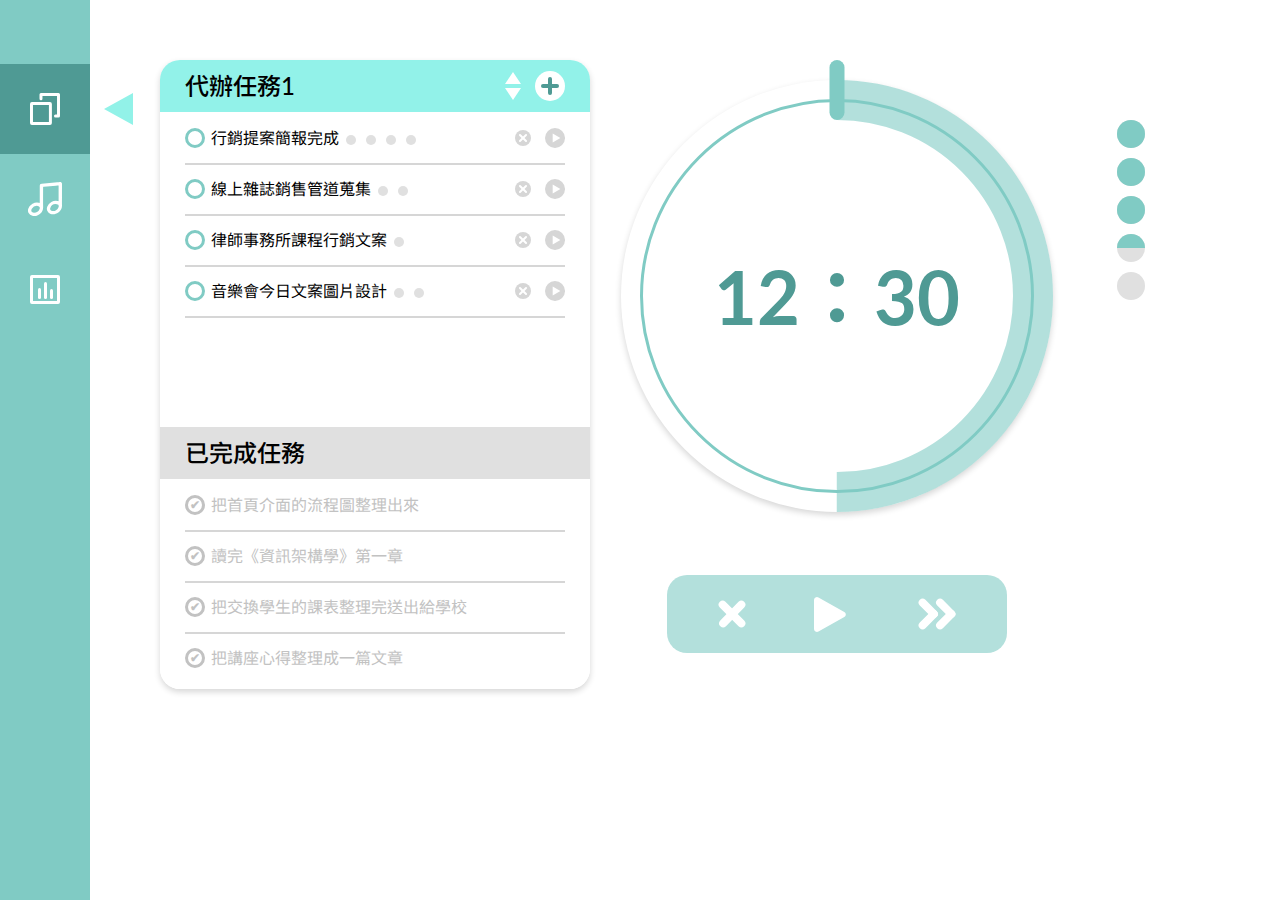
<file: week01/index.html>
<!DOCTYPE html>
<html lang="en">
  <head>
    <meta charset="UTF-8"/>
    <meta name="viewport" content="width=device-width, initial-scale=1.0"/>
    <meta http-equiv="X-UA-Compatible" content="ie=edge"/>
    <title>Document</title>
    <link href="https://fonts.googleapis.com/css?family=Lato:700|Noto+Sans+TC:100,300,400,500,700,900&amp;display=swap" rel="stylesheet"/>
    <link rel="stylesheet" href="css/style.css"/>
  </head>
  <body>
    <div class="navbar">
      <ul class="menu">
        <li class="menu-item"><a class="menu-item__href menu-item__href--active" href="javascript:;"><img src="./svg/task.svg" alt=""/></a></li>
        <li class="menu-item"><a class="menu-item__href" href="javascript:;"><img src="./svg/music.svg" alt=""/></a></li>
        <li class="menu-item"><a class="menu-item__href" href="javascript:;"><img src="./svg/report.svg" alt=""/></a></li>
      </ul>
    </div>
    <main class="main">
      <div class="box shadow-3 border-20">
        <div class="box-group box-group--ing">
          <div class="box-header">
            <p class="box__title">代辦任務1</p>
            <div class="box-icon"><span class="icon"><img src="./svg/order.svg" alt=""/></span><span class="icon"><img src="./svg/add-task.svg" alt=""/></span></div>
          </div>
          <div class="box-content">
            <ul class="list">
              <li class="list-item">
                <div class="circlDone"></div>
                <p class="list-item__p">行銷提案簡報完成</p>
                <ul class="circleLi">
                  <li class="circleLi-item"></li>
                  <li class="circleLi-item"></li>
                  <li class="circleLi-item"></li>
                  <li class="circleLi-item"></li>
                </ul>
                <div class="box-icon"><span class="icon"><img src="./svg/remove.svg" alt=""/></span><span class="icon"><img src="./svg/play.svg" alt=""/></span></div>
              </li>
              <li class="list-item">
                <div class="circlDone"></div>
                <p class="list-item__p">線上雜誌銷售管道蒐集</p>
                <ul class="circleLi">
                  <li class="circleLi-item"></li>
                  <li class="circleLi-item"></li>
                </ul>
                <div class="box-icon"><span class="icon"><img src="./svg/remove.svg" alt=""/></span><span class="icon"><img src="./svg/play.svg" alt=""/></span></div>
              </li>
              <li class="list-item">
                <div class="circlDone"></div>
                <p class="list-item__p">律師事務所課程行銷文案</p>
                <ul class="circleLi">
                  <li class="circleLi-item"></li>
                </ul>
                <div class="box-icon"><span class="icon"><img src="./svg/remove.svg" alt=""/></span><span class="icon"><img src="./svg/play.svg" alt=""/></span></div>
              </li>
              <li class="list-item">
                <div class="circlDone"></div>
                <p class="list-item__p">音樂會今日文案圖片設計</p>
                <ul class="circleLi">
                  <li class="circleLi-item"></li>
                  <li class="circleLi-item"></li>
                </ul>
                <div class="box-icon"><span class="icon"><img src="./svg/remove.svg" alt=""/></span><span class="icon"><img src="./svg/play.svg" alt=""/></span></div>
              </li>
            </ul>
          </div>
        </div>
        <div class="box-group box-group--done">
          <div class="box-header">
            <p class="box__title">已完成任務</p>
          </div>
          <div class="box-content">
            <ul class="list">
              <li class="list-item">
                <div class="circlDone"></div>
                <p class="list-item__p">把首頁介面的流程圖整理出來</p>
              </li>
              <li class="list-item">
                <div class="circlDone"></div>
                <p class="list-item__p">讀完《資訊架構學》第一章</p>
              </li>
              <li class="list-item">
                <div class="circlDone"></div>
                <p class="list-item__p">把交換學生的課表整理完送出給學校</p>
              </li>
              <li class="list-item">
                <div class="circlDone"></div>
                <p class="list-item__p">把講座心得整理成一篇文章</p>
              </li>
              <li class="list-item">
                <div class="circlDone"></div>
                <p class="list-item__p">把首頁介面的流程圖整理出來</p>
              </li>
              <li class="list-item">
                <div class="circlDone"></div>
                <p class="list-item__p">讀完《資訊架構學》第一章</p>
              </li>
              <li class="list-item">
                <div class="circlDone"></div>
                <p class="list-item__p">把交換學生的課表整理完送出給學校</p>
              </li>
              <li class="list-item">
                <div class="circlDone"></div>
                <p class="list-item__p">把講座心得整理成一篇文章</p>
              </li>
            </ul>
          </div>
        </div>
      </div>
      <div class="box shadow-3 border-20" style="display: none">
        <div class="box-group box-group--media">
          <div class="box-header"></div>
          <div class="box-content">
            <div class="switch">
              <p class="switch__title">鬧鐘提醒</p>
              <div class="switch__control"></div>
            </div>
            <div class="radio">
              <form class="radio-group">
                <p class="radio-group__title">工作結束鬧鐘</p>
                <label class="radio-label">
                  <input class="radio__input" type="radio" name="work"/><span class="radio__select"></span><span class="radio__p">NONE</span>
                </label>
                <label class="radio-label">
                  <input class="radio__input" type="radio" name="work"/><span class="radio__select"></span><span class="radio__p">BEEP</span>
                </label>
                <label class="radio-label">
                  <input class="radio__input" type="radio" name="work"/><span class="radio__select"></span><span class="radio__p">DEFAULT</span>
                </label>
                <label class="radio-label">
                  <input class="radio__input" type="radio" name="work"/><span class="radio__select"></span><span class="radio__p">ALERT</span>
                </label>
                <label class="radio-label">
                  <input class="radio__input" type="radio" name="work"/><span class="radio__select"></span><span class="radio__p">WARNING</span>
                </label>
                <label class="radio-label">
                  <input class="radio__input" type="radio" name="work"/><span class="radio__select"></span><span class="radio__p">DIGITAL</span>
                </label>
                <label class="radio-label">
                  <input class="radio__input" type="radio" name="work"/><span class="radio__select"></span><span class="radio__p">BIRD</span>
                </label>
                <label class="radio-label">
                  <input class="radio__input" type="radio" name="work" checked="checked"/><span class="radio__select"></span><span class="radio__p">ALARM</span>
                </label>
                <label class="radio-label">
                  <input class="radio__input" type="radio" name="work"/><span class="radio__select"></span><span class="radio__p">MUSIC</span>
                </label>
                <label class="radio-label">
                  <input class="radio__input" type="radio" name="work"/><span class="radio__select"></span><span class="radio__p">DROP</span>
                </label>
                <label class="radio-label">
                  <input class="radio__input" type="radio" name="work"/><span class="radio__select"></span><span class="radio__p">BELL</span>
                </label>
                <label class="radio-label">
                  <input class="radio__input" type="radio" name="work"/><span class="radio__select"></span><span class="radio__p">HORN</span>
                </label>
              </form>
            </div>
            <div class="radio">
              <form class="radio-group">
                <p class="radio-group__title">休息結束鬧鐘</p>
                <label class="radio-label">
                  <input class="radio__input" type="radio" name="end"/><span class="radio__select"></span><span class="radio__p">NONE</span>
                </label>
                <label class="radio-label">
                  <input class="radio__input" type="radio" name="end"/><span class="radio__select"></span><span class="radio__p">BEEP</span>
                </label>
                <label class="radio-label">
                  <input class="radio__input" type="radio" name="end" checked="checked"/><span class="radio__select"></span><span class="radio__p">DEFAULT</span>
                </label>
                <label class="radio-label">
                  <input class="radio__input" type="radio" name="end"/><span class="radio__select"></span><span class="radio__p">ALERT</span>
                </label>
                <label class="radio-label">
                  <input class="radio__input" type="radio" name="end"/><span class="radio__select"></span><span class="radio__p">WARNING</span>
                </label>
                <label class="radio-label">
                  <input class="radio__input" type="radio" name="end"/><span class="radio__select"></span><span class="radio__p">DIGITAL</span>
                </label>
                <label class="radio-label">
                  <input class="radio__input" type="radio" name="end"/><span class="radio__select"></span><span class="radio__p">BIRD</span>
                </label>
                <label class="radio-label">
                  <input class="radio__input" type="radio" name="end"/><span class="radio__select"></span><span class="radio__p">ALARM</span>
                </label>
                <label class="radio-label">
                  <input class="radio__input" type="radio" name="end"/><span class="radio__select"></span><span class="radio__p">MUSIC</span>
                </label>
                <label class="radio-label">
                  <input class="radio__input" type="radio" name="end"/><span class="radio__select"></span><span class="radio__p">DROP</span>
                </label>
                <label class="radio-label">
                  <input class="radio__input" type="radio" name="end"/><span class="radio__select"></span><span class="radio__p">BELL</span>
                </label>
                <label class="radio-label">
                  <input class="radio__input" type="radio" name="end"/><span class="radio__select"></span><span class="radio__p">HORN</span>
                </label>
              </form>
            </div>
          </div>
        </div>
      </div>
      <div class="box shadow-3 border-20" style="display: none">
        <div class="box-group box-group--media">
          <div class="box-header"></div>
          <div class="box-content"></div>
        </div>
      </div>
      <div class="clock-full">
        <div class="clock-main">
          <div class="clock shadow-3">
            <div class="clock-start"></div>
            <div class="clock-innerCircle"></div>
            <p class="time">12：30</p>
            <svg class="clock-bar" id="svg" width="432" height="432">
              <circle class="clock-bar__circle" r="196" cx="216" cy="216" fill="transparent" stroke-width="40"></circle>
            </svg>
          </div>
          <div class="control">
            <div class="control-icon"><span class="icon"><img src="./svg/stopClock.svg" alt=""/></span><span class="icon"><img src="./svg/playClock.svg" alt=""/></span><span class="icon"><img src="./svg/next.svg" alt=""/></span></div>
          </div>
        </div>
        <div class="timeline ml-auto mt-3_5 flex-column">
          <div class="timeline-circle"><span class="timeline-circle__ing" style="height: 100%"></span></div>
          <div class="timeline-circle"><span class="timeline-circle__ing" style="height: 100%"></span></div>
          <div class="timeline-circle"><span class="timeline-circle__ing" style="height: 100%"></span></div>
          <div class="timeline-circle"><span class="timeline-circle__ing" style="height: 50%"></span></div>
          <div class="timeline-circle"><span class="timeline-circle__ing" style="height: 0%"></span></div>
        </div>
      </div>
      <div class="lb">
        <div class="lb-close"></div>
        <div class="box shadow-3 border-20">
          <div class="box-header">
            <p class="box__title">新增任務</p>
          </div>
          <div class="box-content">
            <label class="lbInner">
              <p class="lbInner__title">任務名稱</p>
              <input class="lbInner__input" type="text" value="整理入學資料"/>
            </label>
            <div class="lbInner">
              <p class="lbInner__title">番茄數</p>
              <div class="timeline timeline-add ml-auto">
                <div class="timeline-circle timeline-circle--active"></div>
                <div class="timeline-circle timeline-circle--active"></div>
                <div class="timeline-circle"></div>
                <div class="timeline-circle"></div>
                <div class="timeline-circle"></div>
              </div>
            </div>
          </div>
        </div>
      </div>
    </main>
  </body>
</html>
</file>
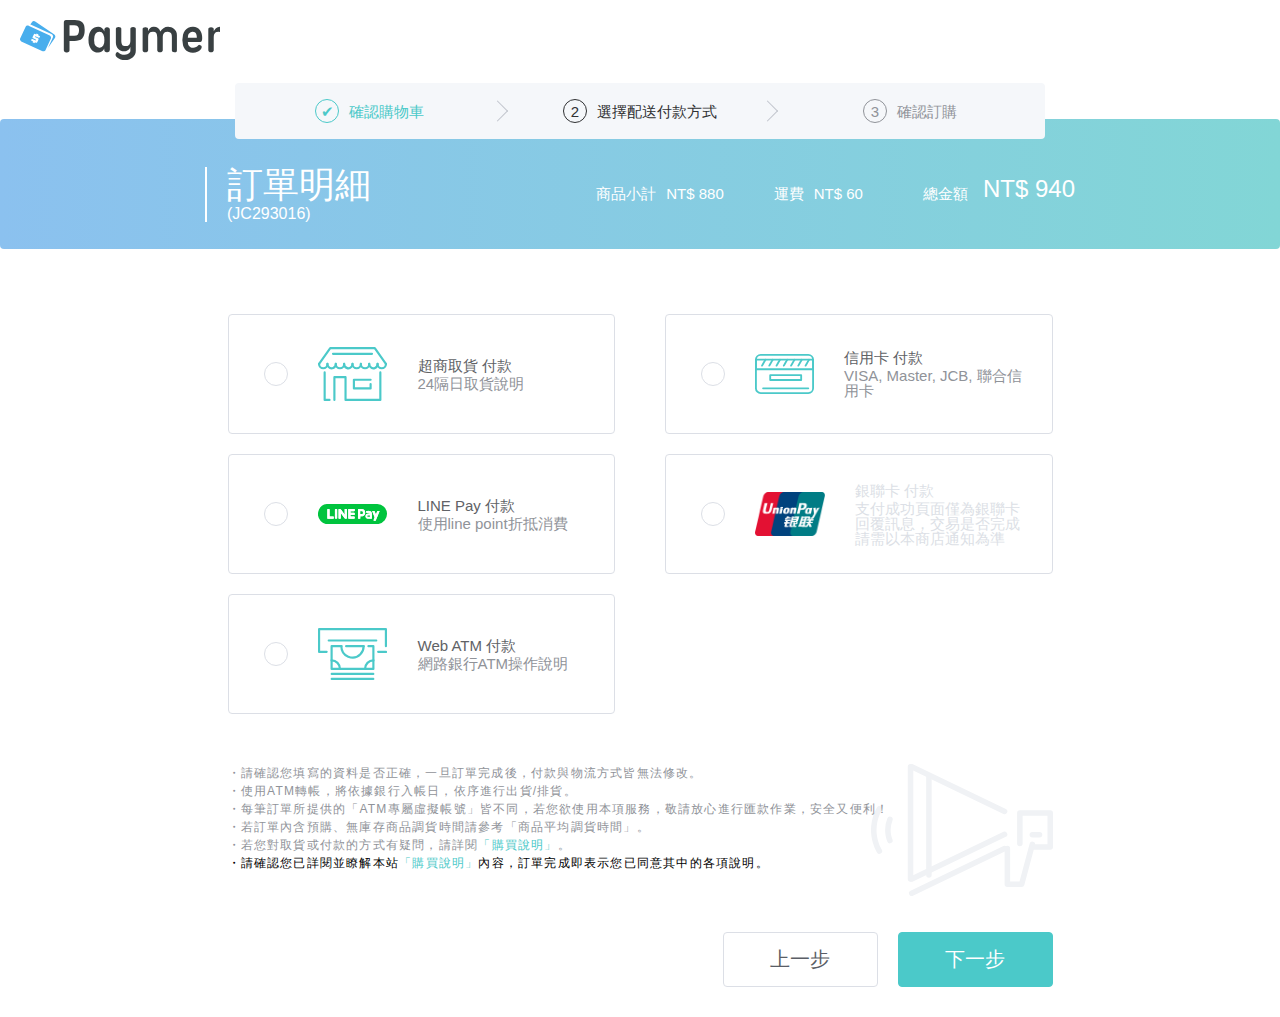
<file: week04/index.html>
<!doctype html><html lang="en"><head><meta charset="utf-8"/><link rel="icon" href="./favicon.ico"/><meta name="viewport" content="width=device-width,initial-scale=1"/><meta name="theme-color" content="#000000"/><meta name="description" content="Web site created using create-react-app"/><link rel="apple-touch-icon" href="logo192.png"/><link rel="manifest" href="./manifest.json"/><title>React App</title><link href="./static/css/main.f8122b11.chunk.css" rel="stylesheet"></head><body><noscript>You need to enable JavaScript to run this app.</noscript><div id="root"></div><script>!function(f){function e(e){for(var r,t,n=e[0],o=e[1],u=e[2],l=0,p=[];l<n.length;l++)t=n[l],Object.prototype.hasOwnProperty.call(a,t)&&a[t]&&p.push(a[t][0]),a[t]=0;for(r in o)Object.prototype.hasOwnProperty.call(o,r)&&(f[r]=o[r]);for(s&&s(e);p.length;)p.shift()();return c.push.apply(c,u||[]),i()}function i(){for(var e,r=0;r<c.length;r++){for(var t=c[r],n=!0,o=1;o<t.length;o++){var u=t[o];0!==a[u]&&(n=!1)}n&&(c.splice(r--,1),e=l(l.s=t[0]))}return e}var t={},a={1:0},c=[];function l(e){if(t[e])return t[e].exports;var r=t[e]={i:e,l:!1,exports:{}};return f[e].call(r.exports,r,r.exports,l),r.l=!0,r.exports}l.m=f,l.c=t,l.d=function(e,r,t){l.o(e,r)||Object.defineProperty(e,r,{enumerable:!0,get:t})},l.r=function(e){"undefined"!=typeof Symbol&&Symbol.toStringTag&&Object.defineProperty(e,Symbol.toStringTag,{value:"Module"}),Object.defineProperty(e,"__esModule",{value:!0})},l.t=function(r,e){if(1&e&&(r=l(r)),8&e)return r;if(4&e&&"object"==typeof r&&r&&r.__esModule)return r;var t=Object.create(null);if(l.r(t),Object.defineProperty(t,"default",{enumerable:!0,value:r}),2&e&&"string"!=typeof r)for(var n in r)l.d(t,n,function(e){return r[e]}.bind(null,n));return t},l.n=function(e){var r=e&&e.__esModule?function(){return e.default}:function(){return e};return l.d(r,"a",r),r},l.o=function(e,r){return Object.prototype.hasOwnProperty.call(e,r)},l.p="./";var r=this.webpackJsonpproject01=this.webpackJsonpproject01||[],n=r.push.bind(r);r.push=e,r=r.slice();for(var o=0;o<r.length;o++)e(r[o]);var s=n;i()}([])</script><script src="./static/js/2.6c97d06a.chunk.js"></script><script src="./static/js/main.77e88539.chunk.js"></script></body></html>
</file>
<file: week04/static/css/main.f8122b11.chunk.css>
body{margin:0;font-family:-apple-system,BlinkMacSystemFont,Segoe UI,Roboto,Oxygen,Ubuntu,Cantarell,Fira Sans,Droid Sans,Helvetica Neue,sans-serif;-webkit-font-smoothing:antialiased;-moz-osx-font-smoothing:grayscale}code{font-family:source-code-pro,Menlo,Monaco,Consolas,Courier New,monospace}a,abbr,acronym,address,applet,article,aside,audio,b,big,blockquote,body,canvas,caption,center,cite,code,dd,del,details,dfn,div,dl,dt,em,embed,fieldset,figcaption,figure,footer,form,h1,h2,h3,h4,h5,h6,header,hgroup,html,i,iframe,img,ins,kbd,label,legend,li,mark,menu,nav,object,ol,output,p,pre,q,ruby,s,samp,section,small,span,strike,strong,sub,summary,sup,table,tbody,td,tfoot,th,thead,time,tr,tt,u,ul,var,video{margin:0;padding:0;border:0;font-size:100%;font:inherit;vertical-align:baseline}article,aside,details,figcaption,figure,footer,header,hgroup,menu,nav,section{display:block}body{line-height:1;font-family:Arial,Helvetica,微軟正黑體,sans-serif}ol,ul{list-style:none}blockquote,q{quotes:none}blockquote:after,blockquote:before,q:after,q:before{content:"";content:none}table{border-collapse:collapse;border-spacing:0}*,:after,:before{box-sizing:border-box}img{max-width:100%;height:auto;display:block}a{text-decoration:none;color:#000}a,button{outline:none}button{background-color:transparent;border:0;font-size:16px;padding:0}
/*# sourceMappingURL=main.f8122b11.chunk.css.map */
</file>
<file: week01/css/style.css>
@charset "UTF-8";
/* http://meyerweb.com/eric/tools/css/reset/
 * v2.0 | 20110126
 * License: none (public domain) */
html, body, div, span, applet, object, iframe, h1, h2, h3, h4, h5, h6, p, blockquote, pre, a, abbr, acronym, address, big, cite, code, del, dfn, em, img, ins, kbd, q, s, samp, small, strike, strong, sub, sup, tt, var, b, u, i, center, dl, dt, dd, ol, ul, li, fieldset, form, label, legend, table, caption, tbody, tfoot, thead, tr, th, td, article, aside, canvas, details, embed, figure, figcaption, footer, header, hgroup, menu, nav, output, ruby, section, summary, time, mark, audio, video {
  margin: 0;
  padding: 0;
  border: 0;
  font-size: 100%;
  font: inherit;
  vertical-align: baseline; }

/* HTML5 display-role reset for older browsers */
article, aside, details, figcaption, figure, footer, header, hgroup, menu, nav, section {
  display: block; }

body {
  line-height: 1;
  overflow-x: hidden; }

ol, ul {
  list-style: none; }

blockquote, q {
  quotes: none; }

blockquote:before, blockquote:after {
  content: '';
  content: none; }

q:before, q:after {
  content: '';
  content: none; }

table {
  border-collapse: collapse;
  border-spacing: 0; }

*, *:before, *:after {
  box-sizing: border-box; }

img {
  max-width: 100%;
  height: auto;
  display: block; }

a {
  text-decoration: none;
  color: #000;
  outline: none; }

button {
  background-color: transparent;
  outline: none;
  border: 0;
  font-size: 16px;
  padding: 0; }

main {
  display: block; }

body {
  font-family: 'Lato', 'Noto Sans TC', '微軟正黑體', 'Microsoft JhengHei', Arial, sans-serif;
  line-height: 1.5; }

/* display: flex 置中*/
/* display: flex 置中*/
/* position 置中 */
.pos-r {
  position: relative; }

.text-center {
  text-align: center; }

.text-white {
  color: #fff; }

.flex-column {
  flex-direction: column; }

.ml-auto {
  margin-left: auto; }

.mx-auto {
  margin-left: auto;
  margin-right: auto; }

.mt-3_5 {
  margin-top: 35px; }

.border-20 {
  border-radius: 20px;
  overflow: hidden; }

.box {
  width: 430px; }
  .box-group--ing .box {
    max-height: 315px;
    height: 315px; }
    .box-group--ing .box-content {
      max-height: 315px;
      height: 315px; }
  .box-group--ing .list {
    max-height: 287.5px; }
  .box-group--done .box-header {
    background-color: #E0E0E0; }
  .box-group--done .box-content {
    max-height: 210px;
    height: 210px; }
  .box-group--done .circlDone {
    border-color: #C2C2C2;
    position: relative; }
    .box-group--done .circlDone:after {
      content: '✔';
      position: absolute;
      color: #C2C2C2;
      font-size: 0.75rem;
      top: 50%;
      left: 50%;
      transform: translate(-50%, -50%);
      font-weight: bold; }
  .box-group--done .list {
    max-height: 182.5px; }
    .box-group--done .list-item__p {
      color: #C2C2C2; }
  .box-header {
    background-color: #92F2E9;
    padding: 8px 25px;
    display: flex;
    align-items: center;
    min-height: 52px; }
  .box-content {
    padding: 14px 15px 14px 25px;
    background-color: #fff; }
  .box__title {
    font-size: 1.5rem;
    font-weight: 500; }
  .box-icon {
    margin-left: auto;
    display: flex;
    align-items: center; }
  .box .icon {
    cursor: pointer;
    margin: 0 7px; }
    .box .icon:first-of-type {
      margin-left: 0; }
    .box .icon:last-of-type {
      margin-right: 0; }

.shadow-3 {
  box-shadow: 0 3px 6px rgba(0, 0, 0, 0.16); }

.list {
  padding-right: 10px;
  overflow: hidden;
  overflow-y: auto; }
  .list::-webkit-scrollbar {
    width: 5px; }
  .list::-webkit-scrollbar-track {
    background-color: #F2F2F2;
    border-radius: 7px; }
  .list::-webkit-scrollbar-thumb {
    background-color: #C2C2C2; }
  .list-item {
    display: flex;
    align-items: center;
    padding: 12.5px 0;
    border-bottom: 2px solid #D6D6D6; }
    .list-item:first-of-type {
      padding-top: 0; }
    .list-item__p {
      margin-left: 6px;
      margin-right: 4px;
      font-weight: 400; }

.circlDone {
  width: 20px;
  height: 20px;
  border: 3px solid #80CBC4;
  border-radius: 50%; }

.circleLi-item {
  font-size: 0;
  display: inline-block;
  vertical-align: middle;
  width: 10px;
  height: 10px;
  border-radius: 50%;
  background-color: #E0E0E0;
  margin: 0 3px; }
  .circleLi-item--active {
    background-color: #FF8F00; }

.switch__title {
  font-size: 1.5rem;
  font-weight: 500; }

.radio {
  margin-top: 38px;
  margin-bottom: 38px; }
  .radio-group {
    display: flex;
    flex-wrap: wrap; }
    .radio-group__title {
      font-size: 1.5rem;
      font-weight: 500;
      width: 100%;
      margin-bottom: 11px; }
  .radio-label {
    padding-left: 26px;
    position: relative;
    width: 33.33333%;
    margin: 6px 0; }
  .radio__input {
    position: absolute;
    opacity: 0; }
    .radio__input[type=radio]:checked + .radio__select {
      background-color: #80CBC4;
      border: 0; }
  .radio__select {
    width: 20px;
    height: 20px;
    display: inline-block;
    vertical-align: middle;
    border-radius: 50%;
    border: 3px solid #D6D6D6;
    position: absolute;
    top: 50%;
    left: 0;
    transform: translateY(-50%); }

.lb {
  position: fixed;
  top: 0;
  left: 0;
  width: 100%;
  height: 100%;
  display: none; }
  .lb .lb-close {
    position: absolute;
    width: 100%;
    height: 100%;
    background-color: rgba(255, 255, 255, 0.6); }
  .lb .box {
    position: absolute;
    top: 50%;
    left: 50%;
    transform: translate(-50%, -50%); }
  .lbInner__title {
    display: inline-block;
    color: #8D8D8D;
    font-weight: 400;
    margin-bottom: 6px; }
  .lbInner__input {
    width: 100%;
    font-size: 1.125rem;
    padding-bottom: 5.5px;
    outline: none;
    border: 0;
    border-bottom: 2px solid #D6D6D6;
    font-family: 'Lato', 'Noto Sans TC', '微軟正黑體', 'Microsoft JhengHei', Arial, sans-serif; }

.navbar {
  width: 90px;
  height: 100vh;
  background-color: #80CBC4;
  padding-top: 64px;
  position: fixed;
  top: 0;
  left: 0; }

.menu-item {
  width: 100%;
  height: 90px; }
  .menu-item__href {
    display: block;
    width: 100%;
    height: 100%;
    display: flex;
    justify-content: center;
    align-items: center; }
    .menu-item__href--active {
      background-color: #4F9A94;
      position: relative; }
      .menu-item__href--active:after {
        content: '';
        position: absolute;
        width: 0;
        height: 0;
        border-style: solid;
        border-width: 16.5px 29px 16.5px 0;
        border-color: transparent #92f2e8 transparent transparent;
        right: -43px; }

.main {
  margin-left: 160px;
  margin-right: 100px;
  margin-top: 60px;
  display: flex;
  align-items: flex-start; }

.clock {
  width: 432px;
  height: 432px;
  border-radius: 50%;
  display: flex;
  justify-content: center;
  align-items: center;
  position: relative;
  background-color: #fff; }
  .clock-full {
    display: flex;
    max-width: 528px;
    margin: 0 auto;
    margin-top: 20px;
    width: 100%; }
  .clock-start {
    width: 15px;
    height: 60px;
    border-radius: 15px;
    background-color: #80CBC4;
    position: absolute;
    top: -20px;
    left: 50%;
    transform: translateX(-50%); }
  .clock-innerCircle {
    width: 394px;
    height: 394px;
    border-radius: 50%;
    border: 3px solid #80CBC4; }
  .clock-bar {
    position: absolute;
    top: 0;
    left: 0;
    width: 100%;
    height: 100%;
    transform: rotate(-90deg); }
    .clock-bar__circle {
      stroke-dasharray: 1231.468;
      stroke-dashoffset: 615.734;
      stroke: rgba(128, 203, 196, 0.6); }

.time {
  position: absolute;
  font-size: 4.625rem;
  top: 50%;
  left: 50%;
  transform: translate(-50%, -50%);
  width: 100%;
  text-align: center;
  font-weight: 700;
  color: #4F9A94; }

.timeline {
  display: flex; }
  .timeline-circle {
    width: 28px;
    height: 28px;
    border-radius: 50%;
    background-color: #E0E0E0;
    position: relative;
    overflow: hidden;
    margin: 5px 4px; }
    .timeline-circle__ing {
      position: absolute;
      width: 100%;
      background-color: #80CBC4;
      top: 0;
      left: 0;
      height: 0%; }
  .timeline-add .timeline-circle {
    border: 3px solid #D6D6D6;
    background-color: transparent; }
    .timeline-add .timeline-circle--active {
      border: 0;
      background-color: #80CBC4; }

.control {
  width: 340px;
  height: 78px;
  border-radius: 20px;
  background-color: rgba(128, 203, 196, 0.6);
  margin: 0 auto;
  display: flex;
  align-items: center;
  margin-top: 63px; }
  .control-icon {
    width: 100%;
    padding: 0 50px;
    display: flex;
    justify-content: space-between;
    align-items: center; }
  .control .icon {
    cursor: pointer; }

/*# sourceMappingURL=style.css.map */
</file>
